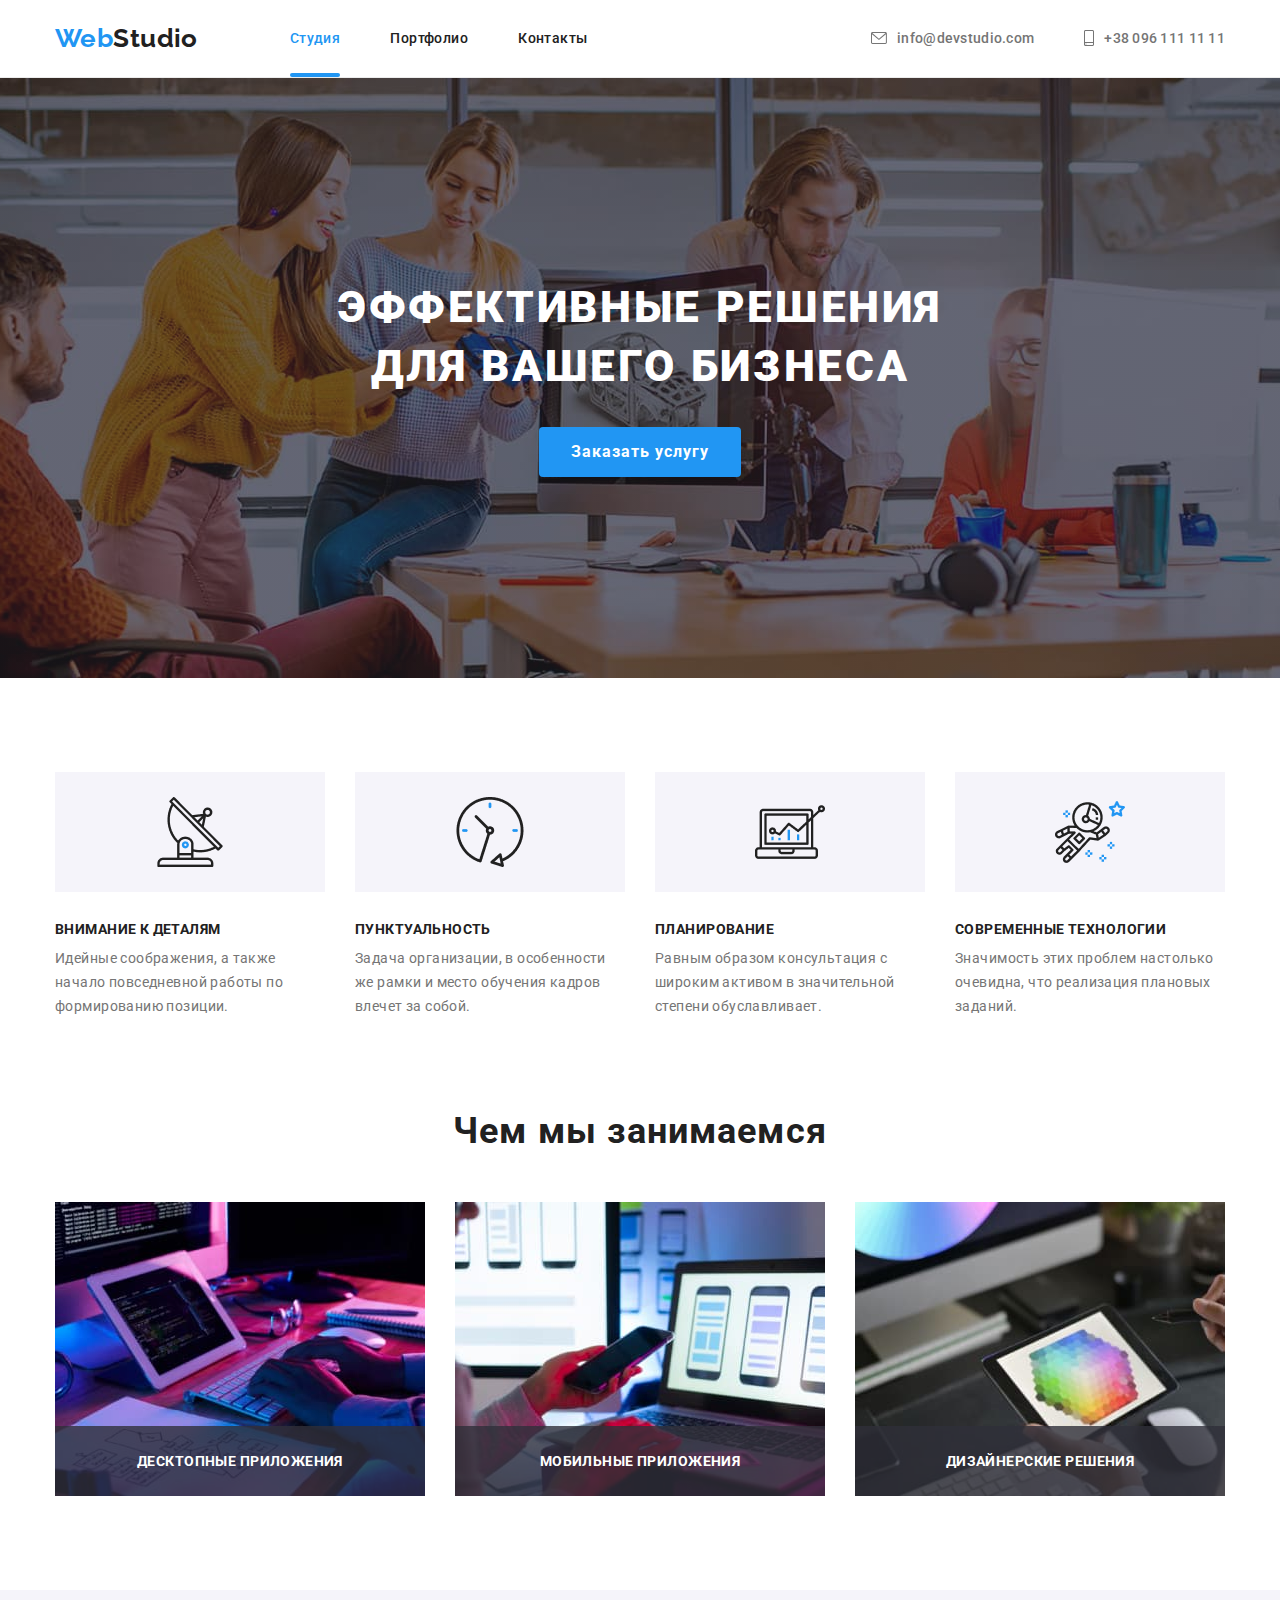
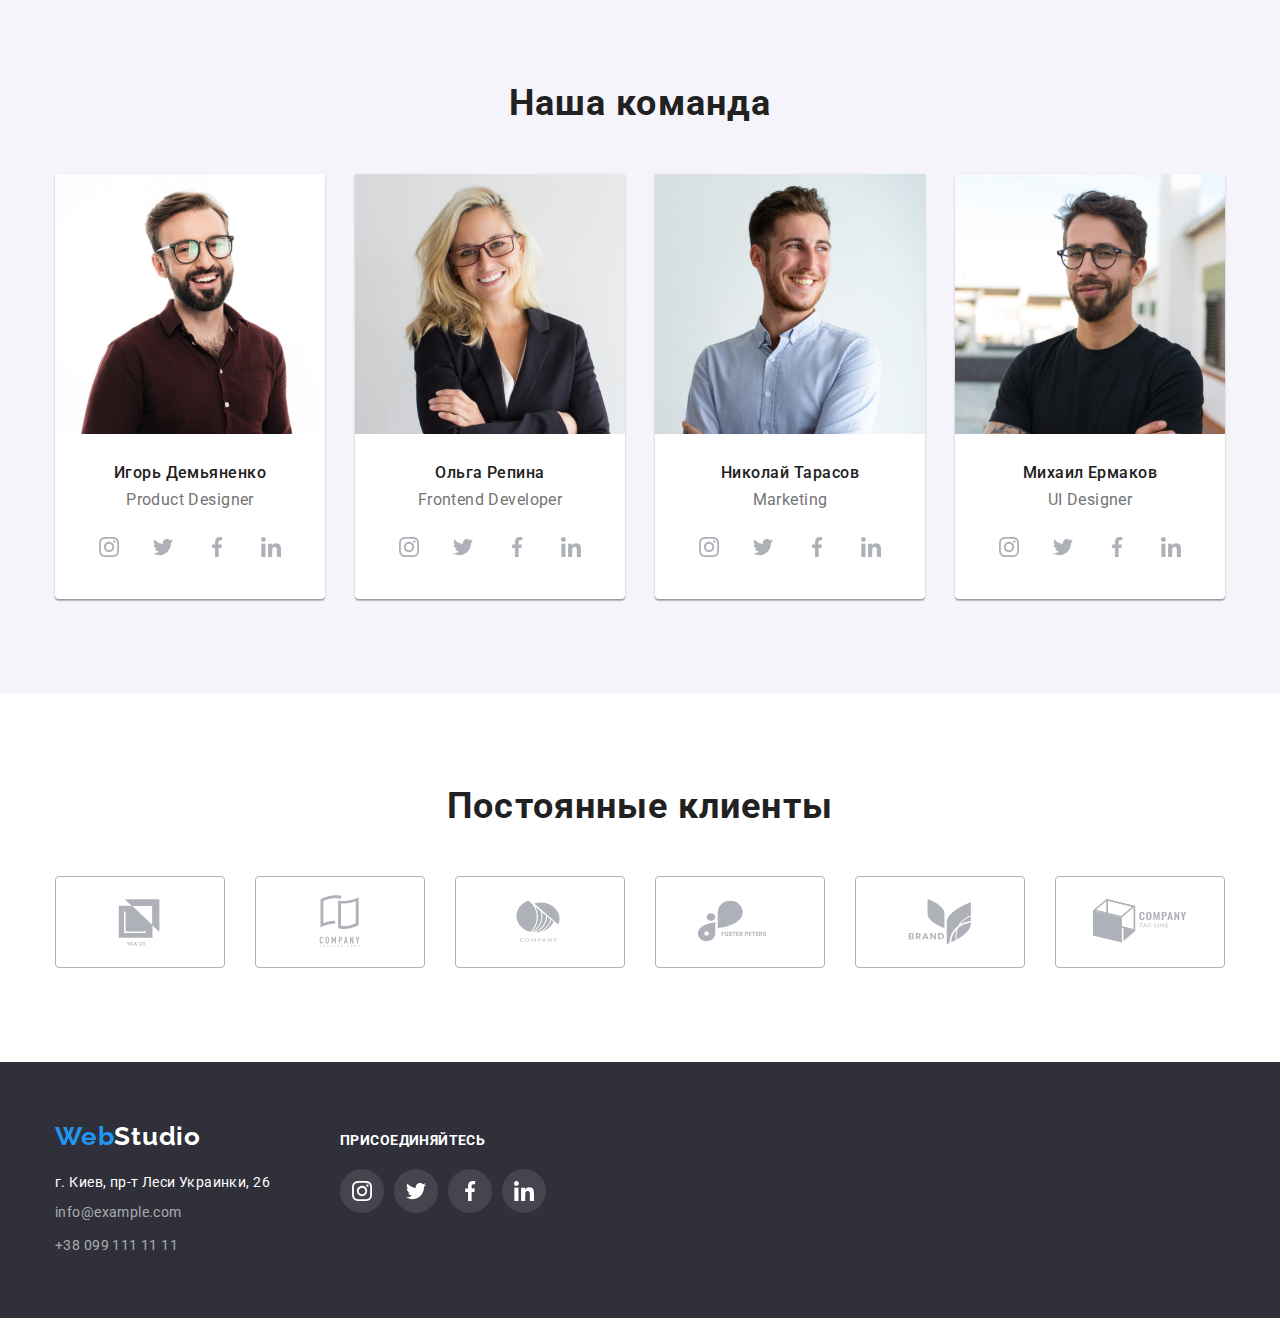
<file: index.html>
<!DOCTYPE html>
<html lang="ru">
<head>
    <meta charset="UTF-8">
    <meta http-equiv="X-UA-Compatible" content="IE=edge">
    <meta name="viewport" content="width=device-width, initial-scale=1.0">
    <title>Modyle 02 classwork</title>
    <link rel="preconnect" href="https://fonts.googleapis.com">
    <link rel="preconnect" href="https://fonts.gstatic.com" crossorigin>
    <link
        href="https://fonts.googleapis.com/css2?family=Montserrat:wght@400;500;700&family=Raleway:wght@400;500;700&family=Roboto:wght@400;500;700;900&display=swap"
        rel="stylesheet">
        <link rel="stylesheet" href="https://cdnjs.cloudflare.com/ajax/libs/modern-normalize/0.6.0/modern-normalize.min.css">
    <link rel="stylesheet" href="./css/styles.css">
</head> 

<body data-body>
        <!-- Header section -->        
    <header class="header">
        <div class=" header-container container">
            <a class="logo link" href="index.html"> <span class="accent-logo">Web</span>Studio</a>           
            <nav class=" list">
                <ul class="navigation list">
                    <li class="nav-list-item"><a class="nav-list-link link current" href="">Студия</a></li>
                    <li class="nav-list-item"><a class="nav-list-link link" href="./portfolio.html">Портфолио</a></li>
                    <li class="nav-list-item"><a class="nav-list-link link" href="">Контакты</a></li>
                </ul>
            </nav>
                           
                <ul class="information  list">
                    <li class="link-email"> <a class="email link " href="mailto:info@devstudio.com">
                         <svg class="email-icon" widht="16" height="12">
                        <use href="./images/sprite2.svg#hover"></use>
                    </svg> info@devstudio.com</a></li>
                    <li class="link-contact"> <a class=" contact-number link" href="tel:+380961111111" > 
                        <svg class=" phone-icon" widht="10" height="16">
                        <use href="./images/sprite2.svg#smartphone"></use>
                    </svg>+38 096 111 11 11</a></li>
                </ul>          
        </div>           
    </header>

        <!-- Button section -->   
    <main>
        <section class="btn-section">
        <div class="  btn-section-site container">
            <h1 class="slogan">ЭФФЕКТИВНЫЕ РЕШЕНИЯ<br> ДЛЯ ВАШЕГО БИЗНЕСА</h1> 
            <button class="modal-btn" type= "button" data-modal-open>
                Заказать услугу</button>
        </div>
        </section>   

     <!-- List section -->    
            <section class="section list-section-site ">
                <div class=" container ">
                <ul class="list list-section">
                    <li class="list-title-site list-title-antenna" >
                        <h3 class="title">Внимание к деталям</h3>
                        <p class="text">Идейные соображения, а также начало повседневной работы по формированию позиции.</p>
                    </li>
                    <li class="list-title-site  list-title-clock">
                        <h3 class="title">Пунктуальность</h3>
                        <p class="text">Задача организации, в особенности же рамки и место обучения кадров влечет за собой.</p>
                    </li>
                    <li class="list-title-site list-title-diagram">
                        <h3 class="title">Планирование</h3>
                        <p class="text">Равным образом консультация с широким активом в значительной степени обуславливает.</p>
                    </li>
                    <li class="list-title-site list-title-astronaut">
                        <h3 class="title">Современные технологии</h3> 
                        <p class="text">Значимость этих проблем настолько очевидна, что реализация плановых заданий.</p>
                    </li>
                </ul>
                </div>
            </section>

            <section class="img">
                <div class="container "> 
                    <h2 class="headline">Чем мы занимаемся</h2>               
                    <ul class="list work-list">
                        <li class="image"><img class="" src="./images/img1.jpg" alt="рабочий стол с планшетом" width="370">
                        <p class="description">десктопные приложения</p>
                    </li>
                        <li class="image"><img class="" src="./images/img2.jpg" alt="ноутбук с разработкой дизайна" width="370">
                        <p class="description">мобильные приложения</p>
                    </li>
                        <li class="image"><img class="" src="./images/img3.jpg" alt="планшет с радугой цветов" width="370">
                        <p class="description">дизайнерские решения</p>
                    </li>
                    </ul>  
                </div>
            </section>
           

     <!-- Team section -->
        <section class="team-site section">
            <div class="   container">
            <h2 class="team-title">Наша команда</h2>
            <ul class="list list-names">
                <li class="team-names">
                        <img src="./images/img4.jpg" alt="Игорь Демьяненко" width="270">
                        <div class="names-container">                       
                    <h3 class="team-name">Игорь Демьяненко</h3>
                    <p class="team-description">Product Designer</p>
                        <ul class="social-list list">
                            <li class="social-list-item"><a class="social-list-link" href="">
                                <svg class="social-list-icon" width="20" height="20">
                                    <use href="./images/sprite.svg#instagram"></use>
                                </svg>
                            </a></li>
                            <li class="social-list-item"><a class="social-list-link" href="">
                                <svg class="social-list-icon" widht="20" height="20">
                                    <use href="./images/sprite.svg#twitter"></use>
                                </svg>
                            </a></li>
                            <li class="social-list-item"><a class="social-list-link" href="">
                                <svg class="social-list-icon" widht="20" height="20">
                                    <use href="./images/sprite.svg#facebook"></use>
                                </svg>
                            </a></li>
                            <li class="social-list-item"><a class="social-list-link" href="">
                                <svg class="social-list-icon" widht="20" height="20">
                                    <use href="./images/sprite.svg#linkedin"></use>
                                </svg>
                            </a></li>
                        </ul>
                </div>
                </li>

                <li class="team-names">
                        <img src="./images/img5.jpg" alt="Ольга Репина" width="270">
                        <div class="names-container">
                    <h3 class="team-name">Ольга Репина</h3>
                    <p class="team-description">Frontend Developer</p>
                        <ul class="social-list list">
                            <li class="social-list-item"><a class="social-list-link" href="">
                                <svg class="social-list-icon" widht="20" height="20">
                                    <use href="./images/sprite.svg#instagram"></use>
                                </svg>
                            </a></li>
                            <li class="social-list-item"><a class="social-list-link" href="">
                                <svg class="social-list-icon" widht="20" height="20">
                                    <use href="./images/sprite.svg#twitter"></use>
                                </svg>
                            </a></li>
                            <li class="social-list-item"><a class="social-list-link" href="">
                                <svg class="social-list-icon" widht="20" height="20">
                                    <use href="./images/sprite.svg#facebook"></use>
                                </svg>
                            </a></li>
                            <li class="social-list-item"><a class="social-list-link" href="">
                                <svg class="social-list-icon" widht="20" height="20">
                                    <use href="./images/sprite.svg#linkedin"></use>
                                </svg>
                            </a></li>
                        </ul>
                    </div>
                </li>

                <li class="team-names">
                        <img src="./images/img6.jpg" alt="Николай Тарасов" width="270">
                        <div class="names-container">
                    <h3 class="team-name">Николай Тарасов</h3>
                    <p class="team-description">Marketing</p>
                        <ul class="social-list list">
                            <li class="social-list-item"><a class="social-list-link" href="">
                                <svg class="social-list-icon" widht="20" height="20">
                                    <use href="./images/sprite.svg#instagram"></use>
                                </svg>
                            </a></li>
                            <li class="social-list-item"><a class="social-list-link" href="">
                                <svg class="social-list-icon" widht="20" height="20">
                                    <use href="./images/sprite.svg#twitter"></use>
                                </svg>
                            </a></li>
                            <li class="social-list-item"><a class="social-list-link" href="">
                                <svg class="social-list-icon" widht="20" height="20">
                                    <use href="./images/sprite.svg#facebook"></use>
                                </svg>
                            </a></li>
                            <li class="social-list-item"><a class="social-list-link" href="">
                                <svg class="social-list-icon" widht="20" height="20">
                                    <use href="./images/sprite.svg#linkedin"></use>
                                </svg>
                            </a></li>
                         </ul>
                    </div>
                    </li>
                <li class="team-names">
                        <img src="./images/img7.jpg" alt="Михаил Ермаков" width="270">
                        <div class="names-container">
                    <h3 class="team-name">Михаил Ермаков</h3>
                    <p class="team-description">UI Designer</p>
                        <ul class="social-list list">
                            <li class="social-list-item"><a class="social-list-link" href="">
                                <svg class="social-list-icon" widht="20" height="20">
                                    <use href="./images/sprite.svg#instagram"></use>
                                </svg>
                            </a></li>
                            <li class="social-list-item"><a class="social-list-link" href="">
                                <svg class="social-list-icon" widht="20" height="20">
                                    <use href="./images/sprite.svg#twitter"></use>
                                </svg>
                            </a></li>
                            <li class="social-list-item"><a class="social-list-link" href="">
                                <svg class="social-list-icon" widht="20" height="20">
                                    <use href="./images/sprite.svg#facebook"></use>
                                </svg>
                            </a></li>
                            <li class="social-list-item"><a class="social-list-link" href="">
                                <svg class="social-list-icon" widht="20" height="20">
                                    <use href="./images/sprite.svg#linkedin"></use>
                                </svg>
                            </a></li>
                        </ul>
                    </div>
                </li>
            </ul>            
            </div>
        </section>

        <!--List section-->
    <section class="section">
        <div class=" container">
            <h2 class="team-title">Постоянные клиенты</h2>
            <ul class=" clients-list list ">
                <li class="link-style"><a class="link-section" href="">
                        <svg class="list-link" widht="106" height="60">
                            <use href="./images/sprite2.svg#logo"></use>
                    </svg>                    
                    </a>
                </li>
                <li class="link-style"><a class="link-section" href="">
                        <svg class="list-link" widht="106" height="60"> 
                            <use href="./images/sprite2.svg#logo1"></use>
                    </svg>
                
                    </a>
                </li>
                <li class="link-style"><a class="link-section" href="">
                        <svg class="list-link" widht="106" height="60">
                            <use href="./images/sprite2.svg#logo2"></use>
                    </svg>               
                    </a>
                </li>
                <li class="link-style"><a class="link-section" href="">
                        <svg class="list-link" widht="106" height="60">
                            <use href="./images/sprite2.svg#logo3"></use>
                    </svg>                   
                    </a>
                </li>
                <li class="link-style"><a class="link-section" href="">
                        <svg class="list-link" widht="106" height="60">
                            <use href="./images/sprite2.svg#logo4"></use>
                    </svg>                 
                    </a>
                </li>
                <li class="link-style"><a class="link-section" href="">
                        <svg class="list-link" widht="106" height="60">
                            <use href="./images/sprite2.svg#logo5"></use>
                    </svg>               
                    </a>
                </li>
            </ul>
        </div>
    </section>        
    </main>

    <!-- Footer section -->
    <footer class="  footer footer-site ">
        <div class="footer-section container">
            <div>
                <a class="logo-footer link" href="index.html"><span class="accent-logo-footer">Web</span>Studio</a>
                <address class="">
                <ul class="information list  list-site">                    
                    <li class=" adress footer-container " > г. Киев, пр-т Леси Украинки, 26</li>
                    <li class="email-site"><a class="link email-footer" href="mailto:info@devstudio.com">info@example.com</a></li>
                   <li class="contact-site"> <a class="contact-number-footer link" href="tel:+380961111111">+38 099 111 11 11</a></li>                 
                </ul>
                </address>
            </div>
            <div class="  icon-footer ">
                <p class="footer-title">присоединяйтесь</p>
                <ul class=" list list-footer">
                    <li class="social-list-item-footer"><a class="social-list-link-footer" href="">
                            <svg class="social-list-icon-footer" widht="20" height="20">
                                <use href="./images/sprite.svg#instagram"></use>
                            </svg>
                        </a></li>
                    <li class="social-list-item-footer"><a class="social-list-link-footer" href="">
                            <svg class="social-list-icon-footer" widht="20" height="20">
                                <use href="./images/sprite.svg#twitter"></use>
                            </svg>
                        </a></li>
                    <li class="social-list-item-footer"><a class="social-list-link-footer" href="">
                            <svg class="social-list-icon-footer" widht="20" height="20">
                                <use href="./images/sprite.svg#facebook"></use>
                            </svg>
                        </a></li>
                    <li class="social-list-item-footer"><a class="social-list-link-footer" href="">
                            <svg class="social-list-icon-footer" widht="20" height="20">
                                <use href="./images/sprite.svg#linkedin"></use>
                            </svg>
                        </a></li>
                </ul>
            </div>
        </div>      
    </footer>

    <!-- modal window -->

    <div class="backdrop is-hidden" data-modal>
        <div class="modal">
          <button class="modal-close-btn" type="button" data-modal-close>
            <svg width="18" height="18">
              <use href="./images/sprite.svg#icon-close"></use>
            </svg>
          </button>
        </div>
      </div>

      <script src="./js/modal.js"> </script>
  
</body>
</html>
</file>
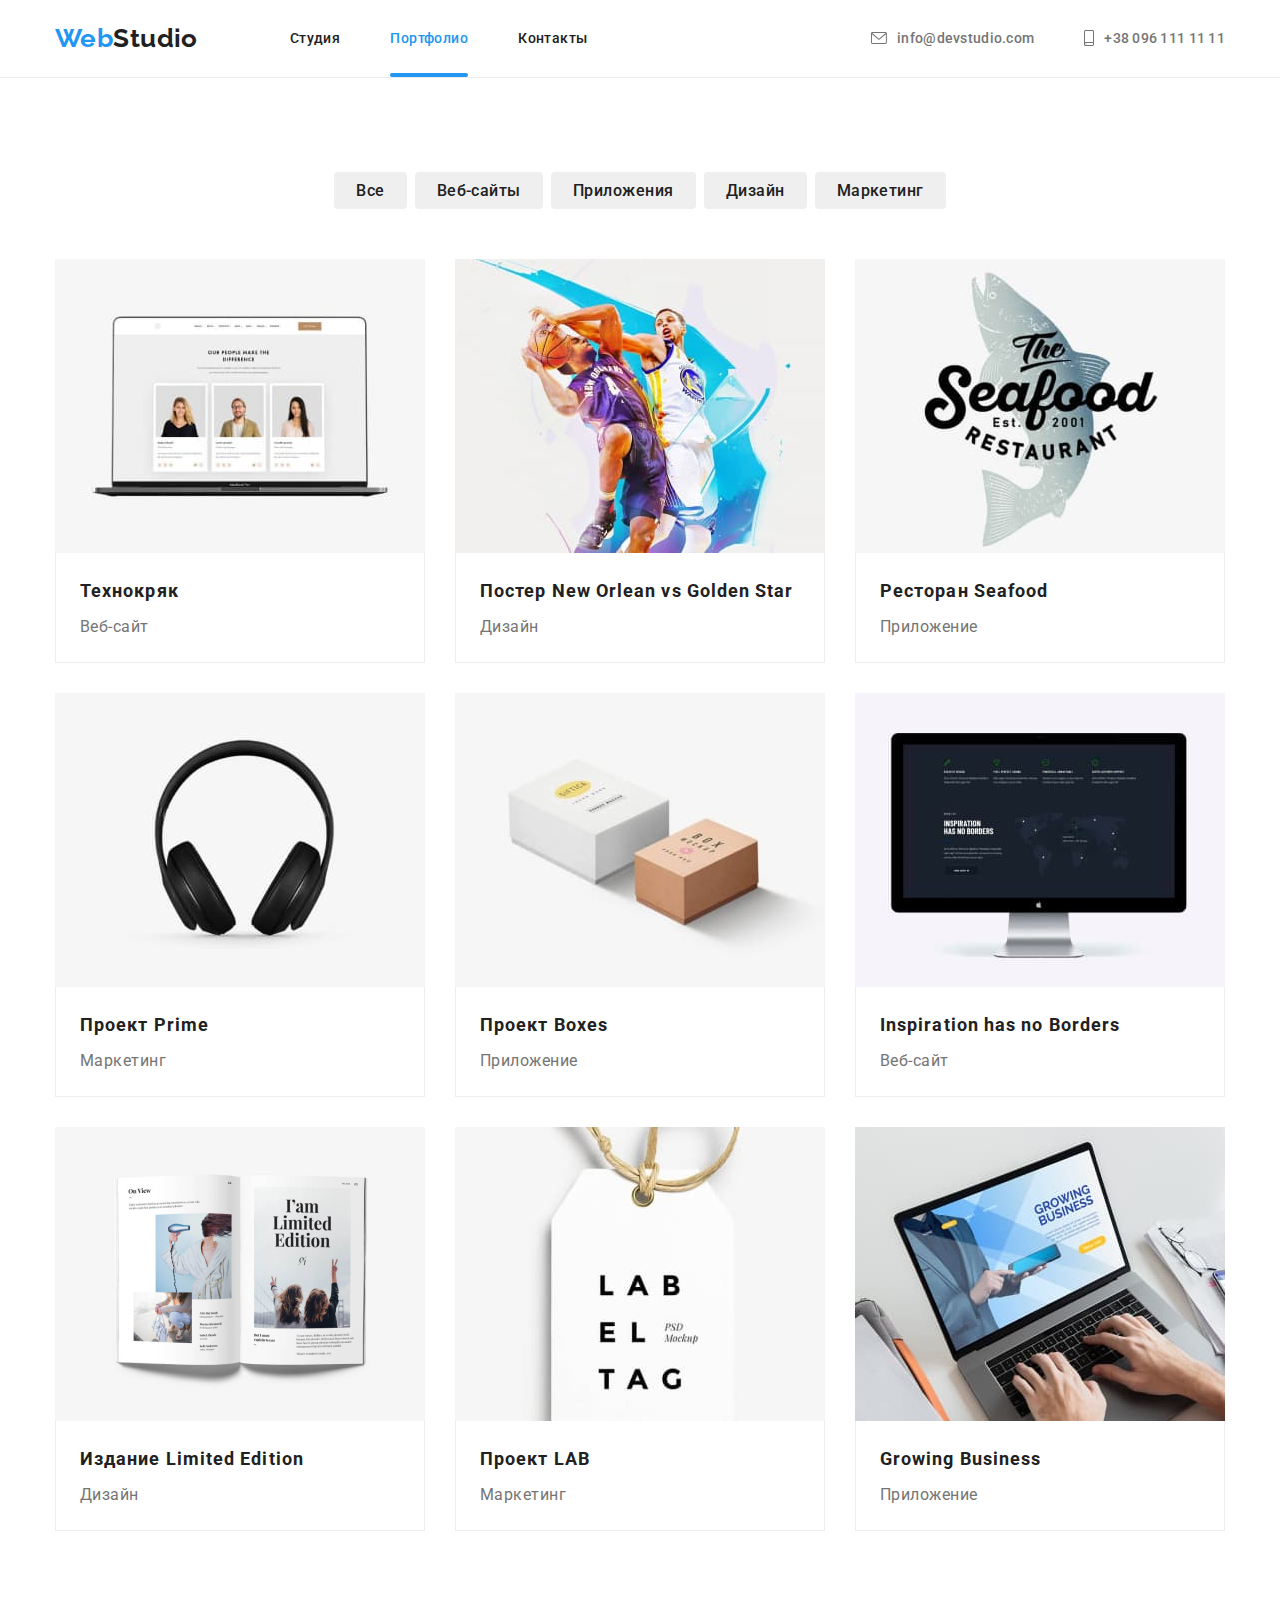
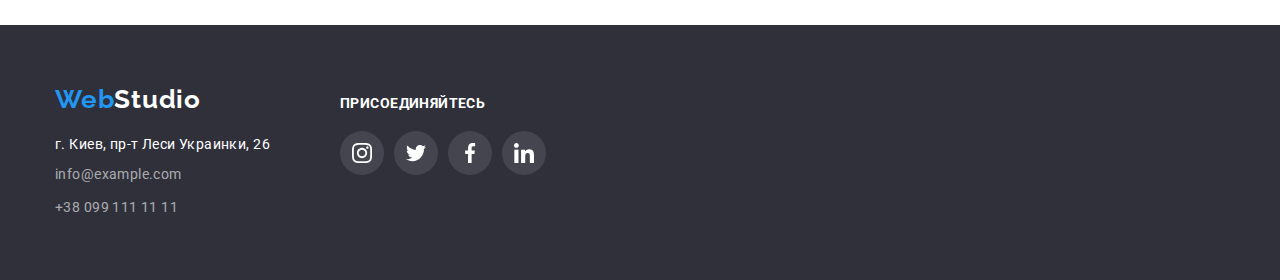
<file: portfolio.html>
<!DOCTYPE html>
<html lang="en">
<head>
    <meta charset="UTF-8">
    <meta http-equiv="X-UA-Compatible" content="IE=edge">
    <meta name="viewport" content="width=device-width, initial-scale=1.0">
    <title>Document</title>
    <link rel="preconnect" href="https://fonts.googleapis.com">
    <link rel="preconnect" href="https://fonts.gstatic.com" crossorigin>
    <link
        href="https://fonts.googleapis.com/css2?family=Montserrat:wght@400;500;700&family=Raleway:wght@400;500;700&family=Roboto:wght@400;500;700;900&display=swap"
        rel="stylesheet">
        <link rel="stylesheet" href="https://cdnjs.cloudflare.com/ajax/libs/modern-normalize/0.6.0/modern-normalize.min.css">
    <link rel="stylesheet" href="./css/styles.css">
</head>
<body>


    
    <!--Header portfolio-->
    <header class="header ">
        <div class=" header-container container">
            <a class="logo link" href="index.html"> <span class="accent-logo">Web</span>Studio</a>
            <nav>
                <ul class="navigation list">
                    <li class="nav-list-item"> <a class="nav-list-link link" href="./index.html">Студия</a></li>
                    <li class="nav-list-item"> <a class="nav-list-link  link current" href="">Портфолио</a></li>
                    <li class="nav-list-item"> <a class="nav-list-link link" href="">Контакты</a></li>
                </ul>
            </nav>
            
            <ul class="information list">
                <li class="link-email"> <a class="email link" href="mailto:info@devstudio.com">
                        <svg class="email-icon" widht="16" height="12">
                            <use href="./images/sprite2.svg#hover"></use>
                        </svg> info@devstudio.com</a></li>
                <li class="link-contact"> <a class=" contact-number link" href="tel:+380961111111">
                        <svg class="phone-icon" widht="10" height="16">
                            <use href="./images/sprite2.svg#smartphone"></use>
                        </svg>+38 096 111 11 11</a></li>
            </ul>
        </div>
    </header>


    <!--Main portfolio-->
    <main>            
        <section class="section">
            <div class=" btn-portfolio container">
                <ul class="list list-btn-portfolio">
                    <li class="btn-list"><button class="btn" type="button">Все</button></li>
                    <li class="btn-list"><button class="btn" type="button">Веб-сайты</button></li>
                    <li class="btn-list"><button class="btn" type="button">Приложения</button></li>
                    <li class="btn-list"><button class="btn" type="button">Дизайн</button></li>
                    <li class="btn-list"><button class="btn" type="button">Маркетинг</button></li>
                </ul>           
            <!--Galery section-->
          <div class=" ">
                <ul class="list galery">
                    <li class="list-info">
                         <a class="list-galery link" href="">                                
                        <div class="card-overlay">
                            <img class="img-portfolio" src="./images/imgpotf1.jpg" alt="">
                            <div class="portfolio-overlay">
                                <p class="portfolio-description">Ресурс предлагает комплексные предложения с разным уровнем функционала и сервисов. 
                                    Все это позволит посетителю получить исчерпывающие сведения о компании или частном лице.
                                 </p> 
                        </div>
                        </div>                       
                        <div class="galery-titile">
                            <h3 class="list-title">Технокряк</h3>
                            <p  class="text-portfolio" >Веб-сайт</p>
                        </div>
                        </a>                      
                    </li>
                    <li class="list-info"> 
                        <a class="list-galery link" href="">
                        <div class="card-overlay">                          
                                <img class="img-portfolio" src="./images/imgpotf2.jpg" alt="">
                                <div class="portfolio-overlay">
                                    <p class="portfolio-description">Ресурс предлагает комплексные предложения с разным уровнем функционала и сервисов. 
                                        Все это позволит посетителю получить исчерпывающие сведения о компании или частном лице.
                                     </p> 
                                </div>
                        </div>                                                 
                        <div class="galery-titile">
                           <h3 class="list-title">Постер New Orlean vs Golden Star</h3> 
                           <p class="text-portfolio" >Дизайн</p>
                       </div>   
                    </a>                    
                    </li>
                    <li class="list-info"> 
                        <a class="list-galery link" href="">
                        <div class="card-overlay">                           
                                <img class="img-portfolio" src="./images/imgpotf3.jpg" alt="">
                                <div class="portfolio-overlay">
                                    <p class="portfolio-description">Ресурс предлагает комплексные предложения с разным уровнем функционала и сервисов. 
                                        Все это позволит посетителю получить исчерпывающие сведения о компании или частном лице.
                                     </p> 
                                </div>
                        </div>                                                    
                         <div class="galery-titile">
                            <h3 class="list-title">Ресторан Seafood</h3> 
                            <p class="text-portfolio" >Приложение</p>
                        </div>
                        </a>                      
                    </li>
                    <li class="list-info">
                        <a class="list-galery link" href="">
                        <div class="card-overlay">                            
                                <img class="img-portfolio" src="./images/imgpotf4.jpg" alt="">
                                <div class="portfolio-overlay">
                                    <p class="portfolio-description">Ресурс предлагает комплексные предложения с разным уровнем функционала и сервисов. 
                                        Все это позволит посетителю получить исчерпывающие сведения о компании или частном лице.
                                     </p> 
                                </div>
                        </div>                             
                         <div class="galery-titile">
                            <h3 class="list-title">Проект Prime</h3> 
                            <p class="text-portfolio" >Маркетинг</p>
                        </div>
                    </a>
                    </li>                                           
                    <li class="list-info"> 
                        <a class="list-galery link" href="">
                        <div class="card-overlay">
                               <img class="img-portfolio" src="./images/imgpotf5.jpg" alt="">
                                <div class="portfolio-overlay">
                                    <p class="portfolio-description">Ресурс предлагает комплексные предложения с разным уровнем функционала и сервисов. 
                                        Все это позволит посетителю получить исчерпывающие сведения о компании или частном лице.
                                     </p> 
                                </div>
                        </div>                                                   
                         <div class="galery-titile">
                            <h3 class="list-title">Проект Boxes</h3> 
                            <p class="text-portfolio" >Приложение</p>
                        </div>
                        </a>                       
                    </li>
                    <li class="list-info"> 
                        <a class="list-galery link" href="">
                        <div class="card-overlay">                           
                                <img class="img-portfolio" src="./images/imgpotf6.jpg" alt="">
                                <div class="portfolio-overlay">
                                    <p class="portfolio-description">Ресурс предлагает комплексные предложения с разным уровнем функционала и сервисов. 
                                        Все это позволит посетителю получить исчерпывающие сведения о компании или частном лице.
                                     </p> 
                                </div>
                        </div>                            
                         <div class="galery-titile">
                            <h3 class="list-title">Inspiration has no Borders</h3> 
                            <p class="text-portfolio" >Веб-сайт</p>
                        </div>
                        </a>                       
                    </li>                   
                    <li class="list-info"> 
                        <a class="list-galery link" href="">
                        <div class="card-overlay">                           
                                <img class="img-portfolio" src="./images/imgport7.jpg" alt="">
                                <div class="portfolio-overlay">
                                    <p class="portfolio-description">Ресурс предлагает комплексные предложения с разным уровнем функционала и сервисов. 
                                        Все это позволит посетителю получить исчерпывающие сведения о компании или частном лице.
                                     </p> 
                                </div>
                        </div>                                                   
                         <div class="galery-titile">
                            <h3 class="list-title">Издание Limited Edition</h3> 
                            <p class="text-portfolio" >Дизайн</p>
                        </div>
                        </a>                        
                    </li>
                    <li class="list-info"> 
                        <a class="list-galery link" href="">
                        <div class="card-overlay">                           
                                <img class="img-portfolio" src="./images/imgpotf8.jpg" alt="">
                                <div class="portfolio-overlay">
                                    <p class="portfolio-description">Ресурс предлагает комплексные предложения с разным уровнем функционала и сервисов. 
                                        Все это позволит посетителю получить исчерпывающие сведения о компании или частном лице.
                                     </p> 
                                </div>
                        </div>                                                                     
                         <div class="galery-titile">
                            <h3 class="list-title">Проект LAB</h3> 
                            <p class="text-portfolio" >Маркетинг</p>
                        </div>
                        </a>                        
                    </li>
                    <li class="list-info"> 
                        <a class="list-galery link" href="">
                        <div class="card-overlay">                           
                                <img class="img-portfolio" src="./images/imgpotf9.jpg" alt="">
                                <div class="portfolio-overlay">
                                    <p class="portfolio-description">Ресурс предлагает комплексные предложения с разным уровнем функционала и сервисов. 
                                        Все это позволит посетителю получить исчерпывающие сведения о компании или частном лице.
                                     </p> 
                                </div>
                        </div>                                                   
                            <div class="galery-titile">
                               <h3 class="list-title">Growing Business</h3>
                               <p class="text-portfolio" >Приложение</p>
                           </div>
                        </a>                      
                    </li>
                </ul>
                </div>
            </div>
        </section>

    </main>
        <!--Footer portfolio section-->
            <footer class="  footer footer-site ">
                <div class="footer-section container">
                    <div>
                        <a class="logo-footer link" href="index.html"><span class="accent-logo-footer">Web</span>Studio</a>
                        <address class="">
                        <ul class="information list  list-site">                    
                            <li class=" adress footer-container " > г. Киев, пр-т Леси Украинки, 26</li>
                            <li class="email-site"><a class="link email-footer" href="mailto:info@devstudio.com">info@example.com</a></li>
                           <li class="contact-site"> <a class="contact-number-footer link" href="tel:+380961111111">+38 099 111 11 11</a></li>                 
                        </ul>
                        </address>
                    </div>
                    <div class="  icon-footer">
                        <p class="footer-title">присоединяйтесь</p>
                        <ul class=" list list-footer">
                            <li class="social-list-item-footer"><a class="social-list-link-footer" href="">
                                    <svg class="social-list-icon-footer" widht="20" height="20">
                                        <use href="./images/sprite.svg#instagram"></use>
                                    </svg>
                                </a></li>
                            <li class="social-list-item-footer"><a class="social-list-link-footer" href="">
                                    <svg class="social-list-icon-footer" widht="20" height="20">
                                        <use href="./images/sprite.svg#twitter"></use>
                                    </svg>
                                </a></li>
                            <li class="social-list-item-footer"><a class="social-list-link-footer" href="">
                                    <svg class="social-list-icon-footer" widht="20" height="20">
                                        <use href="./images/sprite.svg#facebook"></use>
                                    </svg>
                                </a></li>
                            <li class="social-list-item-footer"><a class="social-list-link-footer" href="">
                                    <svg class="social-list-icon-footer" widht="20" height="20">
                                        <use href="./images/sprite.svg#linkedin"></use>
                                    </svg>
                                </a></li>
                        </ul>
                    </div>
                </div>             
            </footer>
</body>

</html>
</file>
<file: css/styles.css>
body {
  font-family: Roboto, sans-serif;
  font-size: 14px;
  letter-spacing: 0.03em;
  background-color: #FFFFFF;
  color: #212121;
}
:root{
  --main-font: "Roboto";
  --secondary-font: "Raleway";
  --accent-color: #2196F3;
  --main-txt-dark: #FFFFFF;
  --main-txt-light: #212121;
  --p-color: #757575;
  --fill-color: #AFB1B8;
  --footer-color:#2F303A;

  --animation: 250ms cubic-bezier(0.4, 0, 0.2, 1);
}

.no-scroll{
  overflow: hidden;
}

h1,
h2,
h3,
h4,
p {
  margin-top: 0;
  margin-bottom: 0;
}

ul {
  margin-top: 0;
  margin-bottom: 0;
  padding-left: 0;
}

img {
  display: block;
  max-width: 100%;
  height: auto;
}

.container {
  width: 1200px;
  padding-left: 15px;
  padding-right: 15px;
  margin-left: auto;
  margin-right: auto;
}

.section {
  padding-top: 94px;
  padding-bottom: 94px;
}


/*----------Header---------*/

.header {
  padding-top: 24px;
  padding-bottom: 24px;
}
.header-container {
  justify-content: space-between;
  display: flex;
  align-items: center;
}

.list {
 
  list-style: none;
  margin-top: 0;
  margin-bottom: 0;
  padding-left: 0;

}


.link {
  text-decoration: none;
}
.logo {
  font-family: Raleway, sans-serif;
  font-style: normal;
  font-weight: bold;
  margin-right: 92px;
  font-size: 26px;
  line-height: 1.1;
  color: var(--main-txt-light);
}
.accent-logo {
  color: var(--accent-color);
}

.navigation{
  display: flex;
  align-items: center;
 
}
.nav-list-item:not(:last-child) {
  margin-right: 50px;
}

.nav-list-item{
  
}
.nav-list-link {
  font-family: Roboto, sans-serif;
  font-style: normal;
  font-weight: 500;
  font-size: 14px;
  line-height: 1.1;
  color: var(--main-txt-light);

  transition: color var(--animation);
}


.nav-list-link:hover,
.nav-list-link:focus {
  color:var(--accent-color);
}

.current{
  position: relative;
  color:var(--accent-color);
}

.current::after{
  content: '';
  position: absolute;
  bottom: 0;
  left: 0;
  transform: translateY(31px);
  width: 100%;
  height: 4px;

  background-color: var(--accent-color);
  border-radius: 2px;
}

.information {
  display: flex;
  margin-left: auto;
  align-items: center;
}



.email-icon{
  margin-right: 10px;
  width: 16px;
  height: 12px;
  fill: currentColor;
}


.phone-icon{
  margin-right: 10px;
  width: 10px;
  height: 16px;
  fill: currentColor;
}


.email,
.contact-number {
  font-family: Roboto, sans-serif;
  font-style: normal;
  font-weight: 500;
  font-size: 14px;
  line-height: 1.1;
  letter-spacing: 0.02em;
  color: var(--p-color);

  transition:color var(--animation);
}





.email:hover,
.email:focus{
color: var(--accent-color);
}

.contact-number:hover,
.contact-number:focus{
  color: var(--accent-color);
}



.link-contact{
  margin-left: 50px;
}

/*-----Button section-----*/

.btn-section {
  background-image:linear-gradient(to top, 
   rgba(47, 48, 58, 0.4),
   rgba(47, 48, 58, 0.4)), 
  url(../images/hero/Img\ \(1\).jpg);
  background-size: cover;
  background-repeat: no-repeat;
  background-position: center;
  max-width: 1600px;
  height: 600px;
  margin: auto;
  text-align: center;
  padding-top: 200px;
  padding-bottom: 200px;
  background-color: #C4C4C4;
}



.slogan {
  font-family: Roboto, sans-serif;
  font-style: normal;
  font-weight: 900;
  font-size: 44px;
  letter-spacing: 0.06em;
  line-height: 1.36;
  text-align: center;
  color: var(--main-txt-dark);
}

.modal-btn {
  margin-left: auto;
  margin-right: auto;
  margin-top: 30px;
  padding: 10px 32px;
  min-width: 200px;
  box-shadow: 0px 4px 4px rgba(0, 0, 0, 0.15);
  border: none;
  border-radius: 4px;
  font-family: Roboto, sans-serif;
  font-weight:700;
  font-size: 16px;
  line-height: 1.88;
  text-align: center;
  letter-spacing: 0.06em;
  cursor: pointer;
  background-color: var(--accent-color);
  color:var(--main-txt-dark);
}

/*-----List section-----*/



.list-title-site::before{
  display: block;
  content: "";
  height: 120px;;
  background-color: #F5F4FA;
  background-repeat: no-repeat;
  background-position: center;
  margin-bottom: 30px;
}

.list-title-antenna::before{
  background-image: url(../images/antenna\ 1.png)
}

.list-title-clock::before{
  background-image: url(../images/clock\ 1.png)
}
.list-title-diagram::before {
  background-image: url(../images/diagram\ 1.png)
}
.list-title-astronaut::before {
  background-image: url(../images/astronaut\ 1.png)
}
.title {
  margin-bottom: 10px;
  font-family: Roboto, sans-serif;
  font-style: normal;
  font-weight: bold;
  font-size: 14px;
  line-height: 1.1;
  letter-spacing: 0.03em;
  text-transform: uppercase;
  color: var(--main-txt-light);
}

.text {
  font-family: Roboto;
  font-style: normal;
  font-weight: normal;
  font-size: 14px;
  line-height: 1.7;
  letter-spacing: 0.03em;
  color: var(--p-color);
}

.list-title-site {
  width: 270px;
}
.list-title-site:not(:last-child) {
  margin-right: 30px;
}
.list-section {
  display: flex;
  align-items: center;

}

.img {
  padding-bottom: 94px;
}
.headline {
  margin-bottom: 50px;
  font-family: Roboto, sans-serif;
  font-style: normal;
  font-weight: bold;
  font-size: 36px;
  line-height: 1.1;
  text-align: center;
  letter-spacing: 0.03em;
  color: var(--main-txt-light);
}

.image {
  width: 370px;
  position: relative;
}



.description{
  text-transform: uppercase;
  color: var(--main-txt-dark);
  background-color: rgba(47, 48, 58, 0.8);
  position: absolute;
  font-weight: 700;
  line-height: 1.6;
  width: 100%;
  height: 70px;
  bottom: 0;
  display: flex;
  justify-content: center;
  align-items: center;
}

.image:not(:last-child) {
  margin-right: 30px;
}

.work-list{
  display: flex;
  align-items: center;
}

/*-----Team section-----*/

.team-site {
  background: #f5f4fa;
}

.team-names:not(:last-child) {
  margin-right: 30px;
}
.list-names {
  display: flex;
  
}

.team-title {
  margin-bottom: 50px;
  font-weight: 700;
  font-size: 36px;
  line-height: 1.1;
  text-align: center;
  letter-spacing: 0.03em;
  color:var(--main-txt-light);
}
.names-container { 
  padding-top: 30px;
  padding-bottom: 30px;
}

.team-name {
  margin-bottom: 10px;
  font-family: Roboto;
  font-style: normal;
  font-weight: 500;
  font-size: 16px;
  line-height: 1.1;
  text-align: center;
  letter-spacing: 0.03em;
  color: var(--main-txt-light);
}
.team-names {
  background: var(--main-txt-dark);
  box-shadow: 0px 1px 3px rgba(0, 0, 0, 0.12), 0px 1px 1px rgba(0, 0, 0, 0.14),
    0px 2px 1px rgba(0, 0, 0, 0.2);
  border-radius: 0px 0px 4px 4px;
  width: 270px;
}

.team-description {
  font-size: 16px;
  line-height: 1.1;
  text-align: center;
  color: var(--p-color);
}
.social-list{
  justify-content: center;
  margin-top: 16px;
  display: flex;
  align-items: center;
}

.social-list-link{
  display: flex;
  align-items: center;
  justify-content: center;
  width: 44px;
  height: 44px;
  background-color: var(--main-txt-dark);
  border-radius: 50% ;
  color: var(--fill-color);

  transition: color var(--animation),background-color var(--animation) ;
}
.social-list-item:not(:last-child){
  margin-right: 10px;
}
.social-list-icon{
  width: 20px;
  height: 20px;
  fill:currentColor;
}
.link{
  display: flex;
  align-items: center;
}

.social-list-link:hover,
.social-list-link:focus{
  background-color: var(--accent-color);
  color: var(--main-txt-dark);
}


.link-style:not(:last-child){
  margin-right: 30px;
 }

.link-section{
  border: 1px solid var(--fill-color);
  display: flex;
  align-items: center;
  justify-content: center; 
  border-radius: 4px;
 width: 170px;
 height: 92px;
 color: var(--fill-color);
 transition:color var(--animation), border-color var(--animation);
}

.list-link{
  fill:currentColor;
  width: 106px;
  height: 60px;
}

.clients-list{
 display: flex;
}

.link-section:hover,
.link-section:focus{
  color: var(--accent-color);
  border-color: var(--accent-color);
  
}


/*-----Footer section-----*/

.footer {
  background-color: var(--footer-color);
}

.email-site {
  margin-bottom: 9px;
}

.email-footer,
.contact-number-footer {
  font-family: Roboto;
  font-size: 14px;
  line-height: 1.7;
  letter-spacing: 0.03em;
  color: rgba(255, 255, 255, 0.6);
  font-style: normal;
  transition: color var(--animation);
}
.logo-site {
  margin-bottom: 20px;
}
.logo-footer {
  display: block;
  margin-bottom: 20px;
  font-family: Raleway;
  font-style: normal;
  font-weight: bold;
  font-size: 26px;
  line-height: 1.1;
  letter-spacing: 0.03em;
  color:var(--main-txt-dark);
}

.accent-logo-footer {
  color: var(--accent-color);
}

.list-site {
  display: inline;
}
.adress {
  margin-bottom: 9px;
  height: 21px;
  left: 215px;
  top: 1739px;
  font-family: Roboto;
  font-style: normal;
  font-weight: normal;
  font-size: 14px;
  line-height: 1.7;
  letter-spacing: 0.03em;
  color: var(--main-txt-dark);
  transition:color var(--animation);
  cursor: pointer;
}
.adress:hover,
.adress:focus{
 color: var(--accent-color);
}

.contact-number-footer:hover,
.contact-number-footer:focus{
  color: var(--accent-color);
}
.list-footer{
  display: flex;  
  background-position: center;
}
.footer-title{
  align-items:baseline ;
  text-transform: uppercase;
}

.icon-footer{ 
  margin-left: 70px;
}
.list-link-footer{
  display: block;
}
.footer-title{
  font-weight: 700;
  line-height: 1.14;
  margin-bottom: 20px;
  color:var(--main-txt-dark);
}
.footer-section{
  display: flex;
  align-items: baseline;
}

.footer-container{
  flex-direction: column;
  display: flex;
}

.social-list-footer {
  justify-content: space-between;
  margin-top: 16px;
}
.social-list-item-footer:not(:last-child) {
  margin-right: 10px;
}

.social-list-link-footer {
  display: flex;
  align-items: center;
  justify-content: center;
  width: 44px;
  height: 44px;
  background-color: rgba(255, 255, 255, 0.1);
  border-radius: 50%;
  transition:background-color var(--animation);
}

.social-list-icon-footer {
  width: 20px;
  height: 20px;
  fill: var(--main-txt-dark);
  transition: color var(--animation), background-color var(--animation) ;
}


.social-list-link-footer:hover .social-list-icon-footer,
.social-list-link-footer:focus .social-list-icon-footer {
  color: var(--main-txt-dark);
}

.social-list-link-footer:hover,
.social-list-link-footer:focus {
  background-color: var(--accent-color);
}

/*-----Main portfolio-----*/
.header {
  border-bottom: 1px solid #ececec;
}

.btn {
  padding: 6px 22px;
  border-radius: 4px;
  border: none;
  font-family: Roboto;
  font-weight: 500;
  font-size: 16px;
  line-height: 1.6;
  letter-spacing: 0.03em;
  cursor: pointer;
  color:var(--main-txt-light);
  transition: color  var(--animation), background-color var(--animation), box-shadow var(--animation);
}
.btn-list:not(:last-child) {
  margin-right: 8px;
}

.list-btn-portfolio {
  margin-bottom: 50px;
  display: flex;
  align-items: center;
}
.list {
  justify-content: center;
}

.btn:hover,
.btn:focus {
  box-shadow:  0px 4px 4px rgb(0 0 0 / 25%);
  background-color: var(--accent-color);
  color: var(--main-txt-dark);
}



/*-----Galery section-----*/

.galery {
  display: flex;
  flex-wrap: wrap;
  margin-right: -30px;
  margin-bottom: -30px;
  align-items: center;
}
.img-portfolio {
  max-width: 100%;
  height: auto;
}
.list-info {
  flex-basis: calc((100% - 90px) / 3);
  justify-content: space-between;
}
.list-galery{
  display: block;
  transition: box-shadow var(--animation);
}

.list-info {
  flex-basis: calc((100% - 3 * 30px) / 3);
  margin-right: 30px;
  margin-bottom: 30px;
  justify-content: center;
  
  
}

.card-overlay{
  position: relative;
  overflow: hidden;
}
.list-galery:hover,
.list-galery:focus{
  box-shadow: 1px 4px 6px 0px rgba(0, 0, 0, 0.16), 0px 4px 4px 0px rgba(0, 0, 0, 0.06), 0px 1px 1px 0px rgba(0, 0, 0, 0.12);
}
.galery-titile {
  border: 1px solid #eeeeee;
  border-top: none;
  padding-top: 20px;
  padding-bottom: 20px;
  padding-left: 24px;
  
}
.list-title {
  margin-bottom: 4px;
  font-family: Roboto;
  font-style: normal;
  font-weight: bold;
  font-size: 18px;
  line-height: 2;
  letter-spacing: 0.06em;
  color: var(--main-txt-light);
}

.text-portfolio {
  margin-top: 0px;
  margin-bottom: 0px;
  font-family: Roboto;
  font-style: normal;
  font-weight: normal;
  font-size: 16px;
  line-height: 1.8;
  letter-spacing: 0.03em;
  color: var(--p-color);
}

.portfolio-overlay{
  position: absolute;
  top: 0;
  left: 0;
  transform: translateY(100%);
  width:370px ;
  height: 294px; 
  padding-top: 63px;
  padding-bottom: 63px;
  background-color: rgba(33, 150, 243, 0.9);
  padding-left: 24px;
  padding-right: 24px;
  transition: transform var(--animation);
}

.list-info:hover .portfolio-overlay,
.list-info:focus .portfolio-overlay{
  transform: translateY(0%);
}

.portfolio-description{
  width: 332px;
  height: 168px;
  font-weight: 400;
  font-size: 18px;
  line-height: 28px;
  color: var(--main-txt-dark);

}
/*-----Footer portfolio section-----*/

.footer-site {
  
  padding-top: 60px;
  padding-bottom: 60px;
}

.logo-portfolio {
  margin-bottom: 20px;
}
.logo-footer {
  font-family: Raleway;
  font-style: normal;
  font-weight: bold;
  font-size: 26px;
  line-height: 1.1;
  letter-spacing: 0.03em;
}
.list-portfolio {
  display: inline;
}
.email-footer:hover {
  color: var(--accent-color);
}

/*---Modal window---*/

.backdrop{
  position: fixed;
  top: 0;
  left: 0;
  width:100% ;
  height:100% ;

  opacity: 1;
  visibility: visible;
  pointer-events: initial;

  z-index: 1000;
  transition: opacity var(--animation),
   visibility var(--animation) ;
  background-color: rgba(0, 0, 0, 0.2);
}

.backdrop.is-hidden {
  opacity: 0;
  visibility: hidden;
  pointer-events: none;
}
.modal{
  position: absolute;
  top: 50%;
  left: 50%;

  transform: translate(-50%, -50%);
  min-width:528px;
  min-height: 581px;

  background-color: var(--main-txt-dark);

  border-radius: 4px ;
  box-shadow: 0px 4px 4px 0px rgba(0, 0, 0, 0.25);
}

.modal-close-btn{
  position: absolute;
  top: 8px;
  right: 8px;
  display: flex;
  align-items: center;
  justify-content: center;
  width: 30px;
  height: 30px;
  border: 1px solid rgba(0, 0, 0, 0.1);
  border-radius: 50% ;
  background-color: var(--main-txt-dark);
  cursor: pointer;
}
</file>
